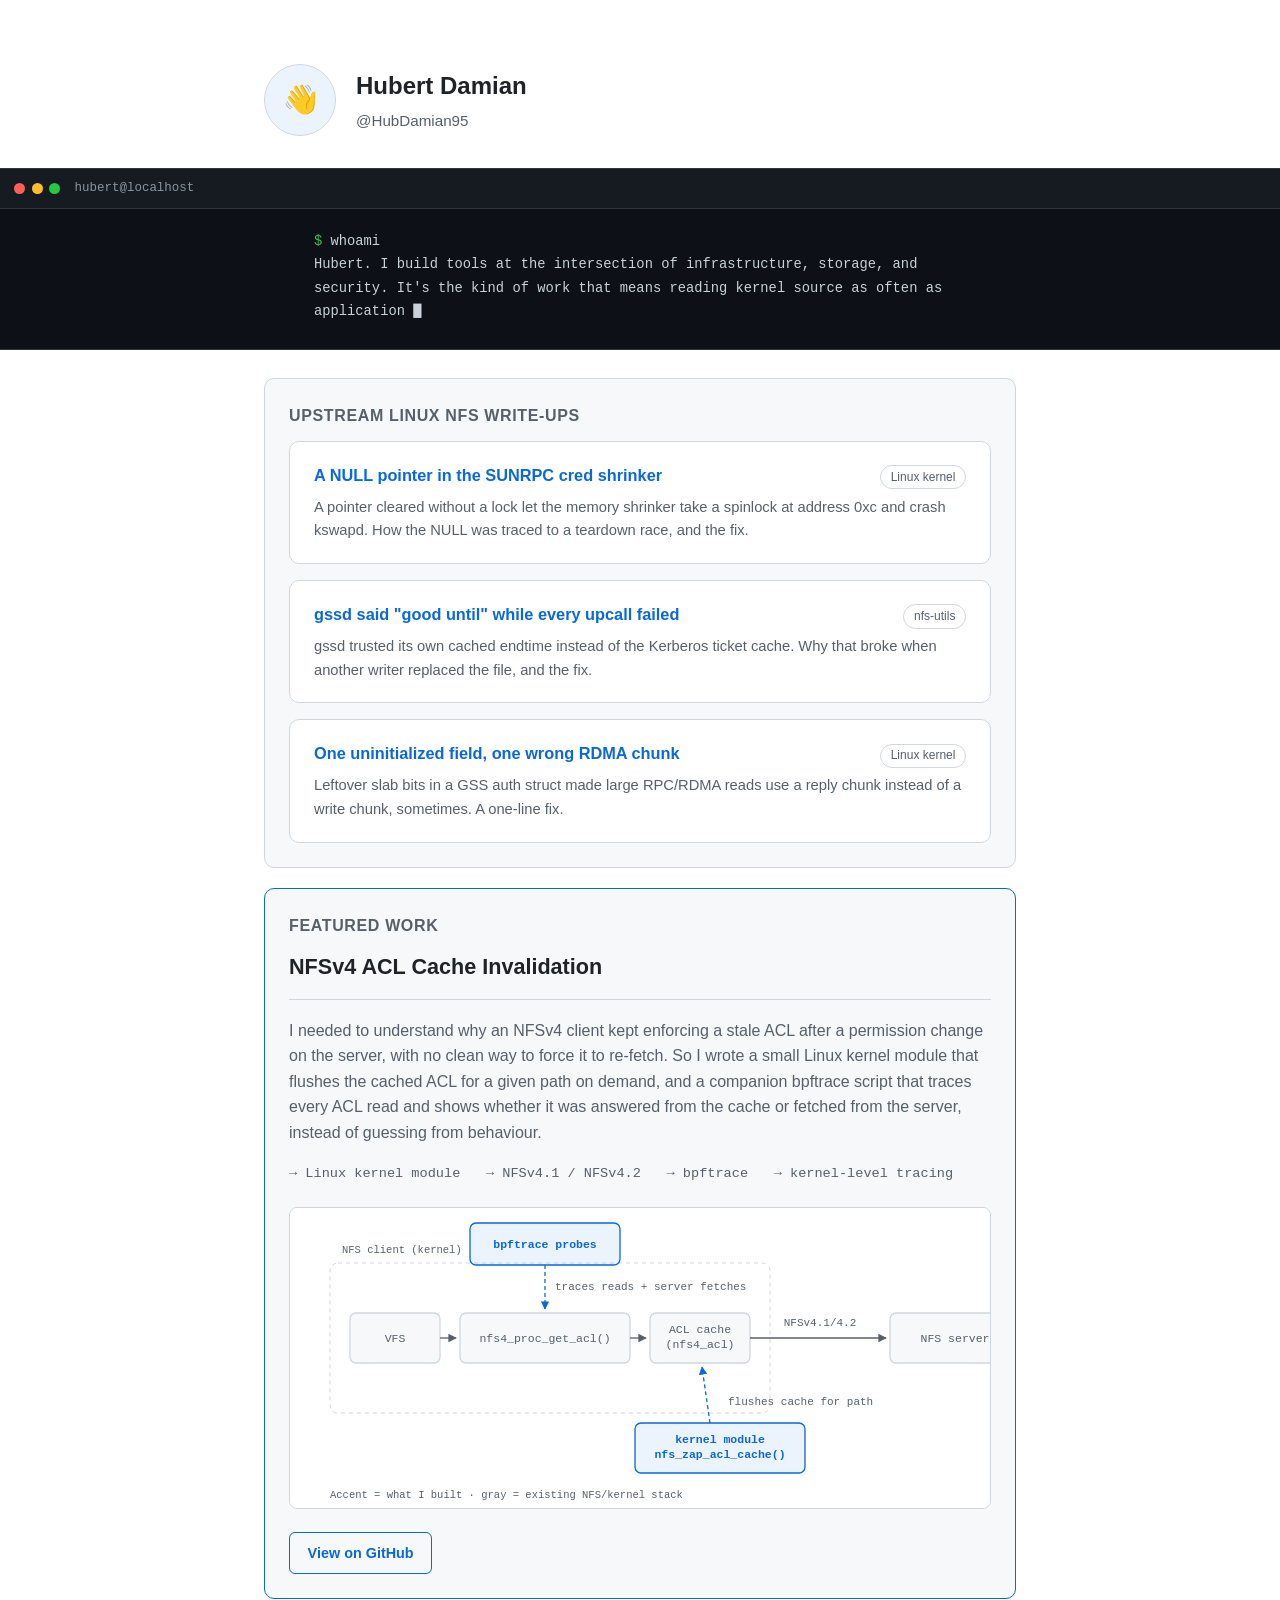
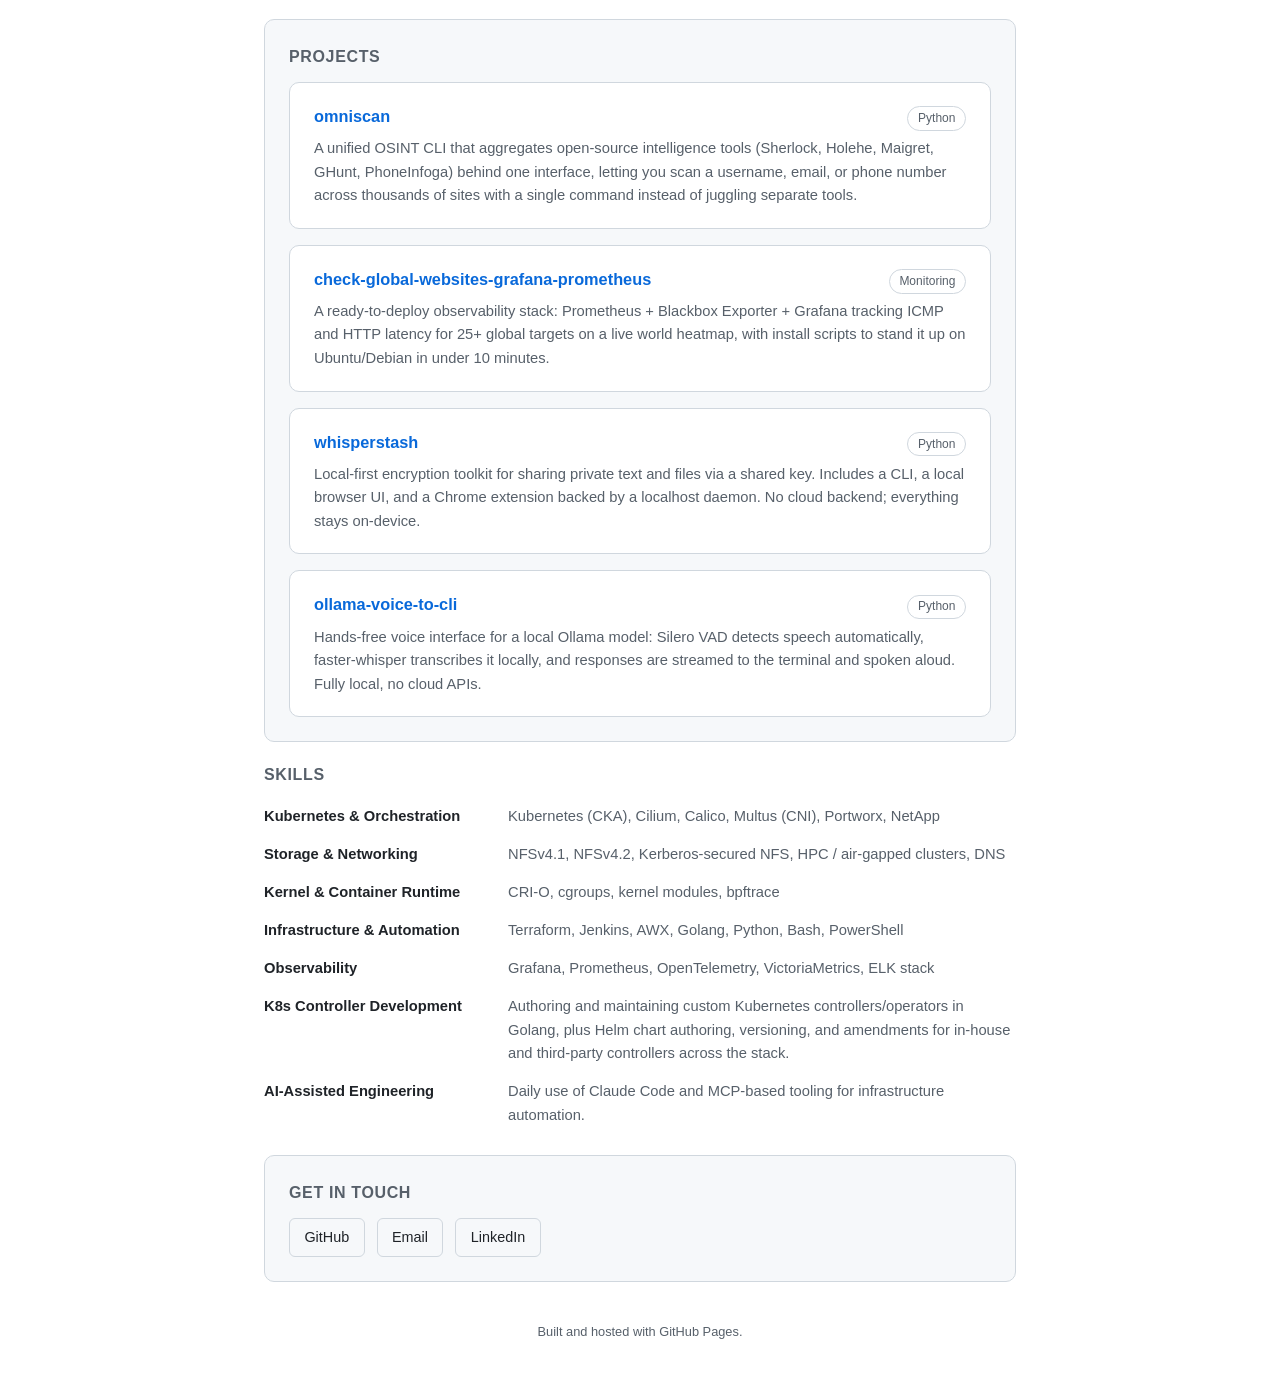
<file: index.html>
<!DOCTYPE html>
<html lang="en">
<head>
<meta charset="UTF-8">
<meta name="viewport" content="width=device-width, initial-scale=1.0">
<title>Hubert Damian - Introduction</title>
<style>
  :root {
    --bg: #0d1117;
    --bg-card: #161b22;
    --border: #30363d;
    --text: #c9d1d9;
    --text-dim: #8b949e;
    --accent: #58a6ff;
    --accent-soft: rgba(88, 166, 255, 0.12);
  }
  @media (prefers-color-scheme: light) {
    :root {
      --bg: #ffffff;
      --bg-card: #f6f8fa;
      --border: #d0d7de;
      --text: #1f2328;
      --text-dim: #57606a;
      --accent: #0969da;
      --accent-soft: rgba(9, 105, 218, 0.08);
    }
  }
  * { box-sizing: border-box; }
  body {
    margin: 0;
    background: var(--bg);
    color: var(--text);
    font-family: -apple-system, BlinkMacSystemFont, "Segoe UI", Helvetica, Arial, sans-serif;
    line-height: 1.6;
    overflow-x: hidden;
  }
  .wrap {
    max-width: 800px;
    margin: 0 auto;
    padding: 4rem 1.5rem 3rem;
  }
  header {
    display: flex;
    align-items: center;
    gap: 1.25rem;
    margin-bottom: 2rem;
  }
  .avatar {
    width: 72px;
    height: 72px;
    border-radius: 50%;
    background: var(--accent-soft);
    border: 1px solid var(--border);
    display: flex;
    align-items: center;
    justify-content: center;
    font-size: 1.75rem;
    flex-shrink: 0;
  }
  h1 {
    margin: 0 0 0.25rem;
    font-size: 1.5rem;
  }
  .handle {
    color: var(--text-dim);
    font-size: 0.95rem;
  }

  /* Layer 2: cards / panels -- used for project work */
  .card {
    background: var(--bg-card);
    border: 1px solid var(--border);
    border-radius: 10px;
    padding: 1.5rem;
    margin-bottom: 1.25rem;
  }
  .card h2 {
    margin: 0 0 0.75rem;
    font-size: 1rem;
    text-transform: uppercase;
    letter-spacing: 0.04em;
    color: var(--text-dim);
  }
  .links {
    display: flex;
    gap: 0.75rem;
    flex-wrap: wrap;
  }
  .links a {
    display: inline-block;
    padding: 0.45rem 0.9rem;
    border: 1px solid var(--border);
    border-radius: 6px;
    color: var(--text);
    text-decoration: none;
    font-size: 0.9rem;
    transition: border-color 0.15s, color 0.15s;
  }
  .links a:hover {
    border-color: var(--accent);
    color: var(--accent);
  }
  .projects {
    display: grid;
    gap: 1rem;
  }
  .project {
    background: var(--bg);
    border: 1px solid var(--border);
    border-radius: 10px;
    padding: 1.25rem 1.5rem;
    transition: border-color 0.15s;
  }
  .project:hover {
    border-color: var(--accent);
  }
  .project-head {
    display: flex;
    align-items: baseline;
    justify-content: space-between;
    gap: 0.75rem;
    flex-wrap: wrap;
    margin-bottom: 0.4rem;
  }
  .project-head a {
    font-weight: 600;
    font-size: 1.02rem;
    color: var(--accent);
    text-decoration: none;
  }
  .project-head a:hover {
    text-decoration: underline;
  }
  .lang {
    font-size: 0.75rem;
    color: var(--text-dim);
    border: 1px solid var(--border);
    border-radius: 999px;
    padding: 0.1rem 0.6rem;
    white-space: nowrap;
  }
  .project p {
    margin: 0;
    color: var(--text-dim);
    font-size: 0.92rem;
  }
  .section-tabs {
    display: flex;
    align-items: center;
    gap: 1.5rem;
    margin-bottom: 0.75rem;
  }
  .section-tabs h2 {
    margin: 0;
  }
  .tab-disabled {
    display: inline-flex;
    align-items: center;
    gap: 0.5rem;
    font-size: 1rem;
    text-transform: uppercase;
    letter-spacing: 0.04em;
    color: var(--text-dim);
    opacity: 0.7;
  }
  .badge {
    font-size: 0.75rem;
    color: var(--accent);
    background: var(--accent-soft);
    border: 1px solid var(--border);
    border-radius: 999px;
    padding: 0.2rem 0.75rem;
    white-space: nowrap;
    text-transform: none;
    letter-spacing: normal;
  }

  /* Layer 1: terminal -- identity + introduction */
  .terminal {
    background: #0d1117;
    width: 100vw;
    position: relative;
    left: 50%;
    right: 50%;
    margin-left: -50vw;
    margin-right: -50vw;
    margin-bottom: 1.75rem;
    border-top: 1px solid #30363d;
    border-bottom: 1px solid #30363d;
  }
  .term-bar {
    display: flex;
    align-items: center;
    gap: 0.4rem;
    padding: 0.6rem 0.9rem;
    background: #161b22;
    border-bottom: 1px solid #30363d;
  }
  .term-dot {
    width: 11px;
    height: 11px;
    border-radius: 50%;
    display: inline-block;
  }
  .term-dot.red { background: #ff5f56; }
  .term-dot.yellow { background: #ffbd2e; }
  .term-dot.green { background: #27c93f; }
  .term-title {
    margin-left: 0.5rem;
    color: #8b949e;
    font-size: 0.78rem;
    font-family: ui-monospace, SFMono-Regular, Menlo, Consolas, monospace;
  }
  .term-inner {
    max-width: 700px;
    margin: 0 auto;
    padding: 1.3rem 1.5rem 1.6rem;
  }
  .term-body {
    margin: 0;
    font-family: ui-monospace, SFMono-Regular, Menlo, Consolas, monospace;
    font-size: 0.86rem;
    line-height: 1.7;
    color: #c9d1d9;
    white-space: pre-wrap;
    word-wrap: break-word;
    min-height: 1.7em;
  }
  .term-prompt { color: #3fb950; }
  .term-cursor {
    color: #c9d1d9;
    animation: term-blink 1s steps(1) infinite;
  }
  @keyframes term-blink {
    50% { opacity: 0; }
  }

  /* Featured project card */
  .featured {
    border-color: var(--accent);
  }
  .featured-title {
    margin: 0 0 0.9rem;
    font-size: 1.35rem;
  }
  .featured-rule {
    border: none;
    border-top: 1px solid var(--border);
    margin: 0 0 1.1rem;
  }
  .featured p {
    margin: 0 0 1.1rem;
    color: var(--text-dim);
  }
  .feature-bullets {
    list-style: none;
    margin: 0 0 1.4rem;
    padding: 0;
    display: flex;
    flex-wrap: wrap;
    gap: 0.5rem 1.6rem;
    font-family: ui-monospace, SFMono-Regular, Menlo, Consolas, monospace;
    font-size: 0.85rem;
    color: var(--text-dim);
  }
  .diagram-wrap {
    overflow-x: auto;
    margin: 0 0 1.4rem;
    border: 1px solid var(--border);
    border-radius: 8px;
    background: var(--bg);
  }
  .diagram-wrap svg {
    display: block;
  }
  .diagram text {
    font-family: ui-monospace, SFMono-Regular, Menlo, Consolas, monospace;
  }
  .diagram .caption {
    fill: var(--text-dim);
    font-size: 10.5px;
  }
  .diagram .label {
    fill: var(--text-dim);
    font-size: 11px;
  }
  .diagram .kspace {
    fill: none;
    stroke: var(--border);
    stroke-dasharray: 4 4;
  }
  .diagram .node-base rect {
    fill: var(--bg-card);
    stroke: var(--border);
    stroke-width: 1.3;
  }
  .diagram .node-base text {
    fill: var(--text-dim);
    font-size: 11.5px;
  }
  .diagram .node-accent rect {
    fill: var(--accent-soft);
    stroke: var(--accent);
    stroke-width: 1.3;
  }
  .diagram .node-accent text {
    fill: var(--accent);
    font-size: 11.5px;
    font-weight: 600;
  }
  .diagram .arrow-dim {
    stroke: var(--text-dim);
    stroke-width: 1.3;
    fill: none;
  }
  .diagram .arrow-accent {
    stroke: var(--accent);
    stroke-width: 1.3;
    stroke-dasharray: 4 3;
    fill: none;
  }
  .btn-primary {
    display: inline-block;
    padding: 0.55rem 1.1rem;
    border: 1px solid var(--accent);
    border-radius: 6px;
    color: var(--accent);
    text-decoration: none;
    font-size: 0.9rem;
    font-weight: 600;
    transition: background 0.15s;
  }
  .btn-primary:hover {
    background: var(--accent-soft);
  }

  /* Layer 3: simple typography -- technical details */
  .skills-plain {
    margin-bottom: 1.75rem;
  }
  .skills-plain h2 {
    margin: 0 0 1.1rem;
    font-size: 1rem;
    text-transform: uppercase;
    letter-spacing: 0.04em;
    color: var(--text-dim);
  }
  .spec-grid {
    display: grid;
    grid-template-columns: 220px 1fr;
    row-gap: 0.9rem;
    column-gap: 1.5rem;
  }
  .spec-grid dt {
    font-weight: 600;
    color: var(--text);
    font-size: 0.92rem;
  }
  .spec-grid dd {
    margin: 0;
    color: var(--text-dim);
    font-size: 0.92rem;
  }
  @media (max-width: 640px) {
    .spec-grid {
      grid-template-columns: 1fr;
      row-gap: 0.25rem;
    }
    .spec-grid dd {
      margin-bottom: 0.75rem;
    }
  }

  footer {
    text-align: center;
    color: var(--text-dim);
    font-size: 0.8rem;
    margin-top: 2.5rem;
  }
</style>
</head>
<body>
  <div class="wrap">
    <header>
      <div class="avatar">&#128075;</div>
      <div>
        <h1>Hubert Damian</h1>
        <div class="handle">@HubDamian95</div>
      </div>
    </header>

    <div class="terminal">
      <div class="term-bar">
        <span class="term-dot red"></span>
        <span class="term-dot yellow"></span>
        <span class="term-dot green"></span>
        <span class="term-title">hubert@localhost</span>
      </div>
      <div class="term-inner">
        <div id="term-output" class="term-body"></div>
        <noscript>
          <div class="term-body"><span class="term-prompt">$</span> whoami
Hubert. I build tools at the intersection of infrastructure, storage, and security. It's the kind of work that means reading kernel source as often as application code, day to day with CRI-O, cgroups, and the container runtime stack underneath Kubernetes. Recent projects range from a Linux kernel module for NFSv4 ACL handling to observability stacks and local-first privacy tooling. Python and Go are my daily drivers, with Kubernetes and Ansible running the infrastructure around them.

I like understanding how a system actually behaves under the hood, then building something small and sharp instead of something bloated. Always happy to collaborate on Python, Go, or Java projects with that same mindset.

<span class="term-prompt">$</span> echo $STACK
kubernetes python golang ansible bpf</div>
        </noscript>
      </div>
    </div>

    <div class="card">
      <h2>Upstream Linux NFS write-ups</h2>
      <div class="projects">
        <div class="project">
          <div class="project-head">
            <a href="writeups/sunrpc-credcache-shrinker-race.html">A NULL pointer in the SUNRPC cred shrinker</a>
            <span class="lang">Linux kernel</span>
          </div>
          <p>A pointer cleared without a lock let the memory shrinker take a spinlock at address 0xc and crash kswapd. How the NULL was traced to a teardown race, and the fix.</p>
        </div>
        <div class="project">
          <div class="project-head">
            <a href="writeups/gssd-stale-machine-ccache.html">gssd said "good until" while every upcall failed</a>
            <span class="lang">nfs-utils</span>
          </div>
          <p>gssd trusted its own cached endtime instead of the Kerberos ticket cache. Why that broke when another writer replaced the file, and the fix.</p>
        </div>
        <div class="project">
          <div class="project-head">
            <a href="writeups/gss-au-flags-uninitialized.html">One uninitialized field, one wrong RDMA chunk</a>
            <span class="lang">Linux kernel</span>
          </div>
          <p>Leftover slab bits in a GSS auth struct made large RPC/RDMA reads use a reply chunk instead of a write chunk, sometimes. A one-line fix.</p>
        </div>
      </div>
    </div>

    <div class="card featured">
      <h2>Featured work</h2>
      <h3 class="featured-title">NFSv4 ACL Cache Invalidation</h3>
      <hr class="featured-rule">
      <p>
        I needed to understand why an NFSv4 client kept enforcing a stale ACL after a permission change on the
        server, with no clean way to force it to re-fetch. So I wrote a small Linux kernel module that flushes
        the cached ACL for a given path on demand, and a companion bpftrace script that traces every ACL read
        and shows whether it was answered from the cache or fetched from the server, instead of guessing from
        behaviour.
      </p>
      <ul class="feature-bullets">
        <li>&#8594; Linux kernel module</li>
        <li>&#8594; NFSv4.1 / NFSv4.2</li>
        <li>&#8594; bpftrace</li>
        <li>&#8594; kernel-level tracing</li>
      </ul>

      <div class="diagram-wrap">
        <svg class="diagram" width="760" height="300" viewBox="0 0 760 300" xmlns="http://www.w3.org/2000/svg" role="img" aria-label="Diagram of the NFSv4 client kernel path, showing the bpftrace probe attached to nfs4_proc_get_acl and the kernel module that flushes the ACL cache">
          <defs>
            <marker id="arrow-dim" viewBox="0 0 10 10" refX="9" refY="5" markerWidth="6.5" markerHeight="6.5" orient="auto-start-reverse">
              <path d="M0,0 L10,5 L0,10 z" fill="var(--text-dim)"></path>
            </marker>
            <marker id="arrow-accent" viewBox="0 0 10 10" refX="9" refY="5" markerWidth="6.5" markerHeight="6.5" orient="auto-start-reverse">
              <path d="M0,0 L10,5 L0,10 z" fill="var(--accent)"></path>
            </marker>
          </defs>

          <rect class="kspace" x="40" y="55" width="440" height="150" rx="8"></rect>
          <text class="caption" x="52" y="45">NFS client (kernel)</text>

          <g class="node-base">
            <rect x="60" y="105" width="90" height="50" rx="6"></rect>
            <text x="105" y="134" text-anchor="middle">VFS</text>
          </g>

          <g class="node-base">
            <rect x="170" y="105" width="170" height="50" rx="6"></rect>
            <text x="255" y="134" text-anchor="middle">nfs4_proc_get_acl()</text>
          </g>

          <g class="node-base">
            <rect x="360" y="105" width="100" height="50" rx="6"></rect>
            <text x="410" y="125" text-anchor="middle">ACL cache</text>
            <text x="410" y="140" text-anchor="middle">(nfs4_acl)</text>
          </g>

          <g class="node-base">
            <rect x="600" y="105" width="130" height="50" rx="6"></rect>
            <text x="665" y="134" text-anchor="middle">NFS server</text>
          </g>

          <path class="arrow-dim" d="M150,130 L166,130" marker-end="url(#arrow-dim)"></path>
          <path class="arrow-dim" d="M340,130 L356,130" marker-end="url(#arrow-dim)"></path>
          <path class="arrow-dim" d="M460,130 L596,130" marker-end="url(#arrow-dim)"></path>
          <text class="label" x="530" y="118" text-anchor="middle">NFSv4.1/4.2</text>

          <g class="node-accent">
            <rect x="180" y="15" width="150" height="42" rx="6"></rect>
            <text x="255" y="40" text-anchor="middle">bpftrace probes</text>
          </g>
          <path class="arrow-accent" d="M255,57 L255,101" marker-end="url(#arrow-accent)"></path>
          <text class="label" x="265" y="82">traces reads + server fetches</text>

          <g class="node-accent">
            <rect x="345" y="215" width="170" height="50" rx="6"></rect>
            <text x="430" y="235" text-anchor="middle">kernel module</text>
            <text x="430" y="250" text-anchor="middle">nfs_zap_acl_cache()</text>
          </g>
          <path class="arrow-accent" d="M420,215 L412,159" marker-end="url(#arrow-accent)"></path>
          <text class="label" x="438" y="197">flushes cache for path</text>

          <text class="caption" x="40" y="290">Accent = what I built &#183; gray = existing NFS/kernel stack</text>
        </svg>
      </div>

      <div>
        <a class="btn-primary" href="https://github.com/HubDamian95/nfs">View on GitHub</a>
      </div>
    </div>

    <div class="card">
      <h2>Projects</h2>
      <div class="projects">
        <div class="project">
          <div class="project-head">
            <a href="https://github.com/HubDamian95/omniscan">omniscan</a>
            <span class="lang">Python</span>
          </div>
          <p>A unified OSINT CLI that aggregates open-source intelligence tools (Sherlock, Holehe, Maigret, GHunt, PhoneInfoga) behind one interface, letting you scan a username, email, or phone number across thousands of sites with a single command instead of juggling separate tools.</p>
        </div>
        <div class="project">
          <div class="project-head">
            <a href="https://github.com/HubDamian95/check-global-websites-grafana-prometheus">check-global-websites-grafana-prometheus</a>
            <span class="lang">Monitoring</span>
          </div>
          <p>A ready-to-deploy observability stack: Prometheus + Blackbox Exporter + Grafana tracking ICMP and HTTP latency for 25+ global targets on a live world heatmap, with install scripts to stand it up on Ubuntu/Debian in under 10 minutes.</p>
        </div>
        <div class="project">
          <div class="project-head">
            <a href="https://github.com/HubDamian95/whisperstash">whisperstash</a>
            <span class="lang">Python</span>
          </div>
          <p>Local-first encryption toolkit for sharing private text and files via a shared key. Includes a CLI, a local browser UI, and a Chrome extension backed by a localhost daemon. No cloud backend; everything stays on-device.</p>
        </div>
        <div class="project">
          <div class="project-head">
            <a href="https://github.com/HubDamian95/ollama-voice-to-cli">ollama-voice-to-cli</a>
            <span class="lang">Python</span>
          </div>
          <p>Hands-free voice interface for a local Ollama model: Silero VAD detects speech automatically, faster-whisper transcribes it locally, and responses are streamed to the terminal and spoken aloud. Fully local, no cloud APIs.</p>
        </div>
      </div>
    </div>

    <div class="skills-plain">
      <h2>Skills</h2>
      <dl class="spec-grid">
        <dt>Kubernetes &amp; Orchestration</dt>
        <dd>Kubernetes (CKA), Cilium, Calico, Multus (CNI), Portworx, NetApp</dd>

        <dt>Storage &amp; Networking</dt>
        <dd>NFSv4.1, NFSv4.2, Kerberos-secured NFS, HPC / air-gapped clusters, DNS</dd>

        <dt>Kernel &amp; Container Runtime</dt>
        <dd>CRI-O, cgroups, kernel modules, bpftrace</dd>

        <dt>Infrastructure &amp; Automation</dt>
        <dd>Terraform, Jenkins, AWX, Golang, Python, Bash, PowerShell</dd>

        <dt>Observability</dt>
        <dd>Grafana, Prometheus, OpenTelemetry, VictoriaMetrics, ELK stack</dd>

        <dt>K8s Controller Development</dt>
        <dd>Authoring and maintaining custom Kubernetes controllers/operators in Golang, plus Helm chart authoring, versioning, and amendments for in-house and third-party controllers across the stack.</dd>

        <dt>AI-Assisted Engineering</dt>
        <dd>Daily use of Claude Code and MCP-based tooling for infrastructure automation.</dd>
      </dl>
    </div>

    <div class="card">
      <h2>Get in touch</h2>
      <div class="links">
        <a href="https://github.com/HubDamian95">GitHub</a>
        <a href="mailto:hubert.dziedziczak@gmail.com">Email</a>
        <a href="https://www.linkedin.com/in/hubert-dziedziczak/">LinkedIn</a>
      </div>
    </div>

    <footer>Built and hosted with GitHub Pages.</footer>
  </div>

  <script>
  (function () {
    var target = document.getElementById('term-output');
    if (!target) return;

    var script = [
      { type: 'cmd', text: 'whoami' },
      { type: 'out', text: "Hubert. I build tools at the intersection of infrastructure, storage, and security. It's the kind of work that means reading kernel source as often as application code, day to day with CRI-O, cgroups, and the container runtime stack underneath Kubernetes. Recent projects range from a Linux kernel module for NFSv4 ACL handling to observability stacks and local-first privacy tooling. Python and Go are my daily drivers, with Kubernetes and Ansible running the infrastructure around them.\n\nI like understanding how a system actually behaves under the hood, then building something small and sharp instead of something bloated. Always happy to collaborate on Python, Go, or Java projects with that same mindset." },
      { type: 'cmd', text: 'echo $STACK' },
      { type: 'out', text: 'kubernetes python golang ansible bpf' }
    ];

    var cmdSpeed = 42;
    var outSpeed = 5;
    var pauseAfterCmd = 300;
    var pauseAfterOut = 450;

    function makeCursor() {
      var c = document.createElement('span');
      c.className = 'term-cursor';
      c.textContent = '█';
      return c;
    }

    function typeInto(container, text, speed, done) {
      var cursor = makeCursor();
      container.appendChild(cursor);
      var i = 0;
      (function step() {
        if (i < text.length) {
          cursor.insertAdjacentText('beforebegin', text.charAt(i));
          i++;
          setTimeout(step, speed);
        } else {
          cursor.remove();
          done();
        }
      })();
    }

    function runStep(idx) {
      if (idx >= script.length) {
        var finalLine = document.createElement('div');
        var finalPrompt = document.createElement('span');
        finalPrompt.className = 'term-prompt';
        finalPrompt.textContent = '$ ';
        finalLine.appendChild(finalPrompt);
        finalLine.appendChild(makeCursor());
        target.appendChild(finalLine);
        return;
      }
      var item = script[idx];
      var line = document.createElement('div');
      if (item.type === 'cmd') {
        var prompt = document.createElement('span');
        prompt.className = 'term-prompt';
        prompt.textContent = '$ ';
        line.appendChild(prompt);
        target.appendChild(line);
        typeInto(line, item.text, cmdSpeed, function () {
          setTimeout(function () { runStep(idx + 1); }, pauseAfterCmd);
        });
      } else {
        target.appendChild(line);
        typeInto(line, item.text, outSpeed, function () {
          setTimeout(function () { runStep(idx + 1); }, pauseAfterOut);
        });
      }
    }

    runStep(0);
  })();
  </script>
</body>
</html>
</file>
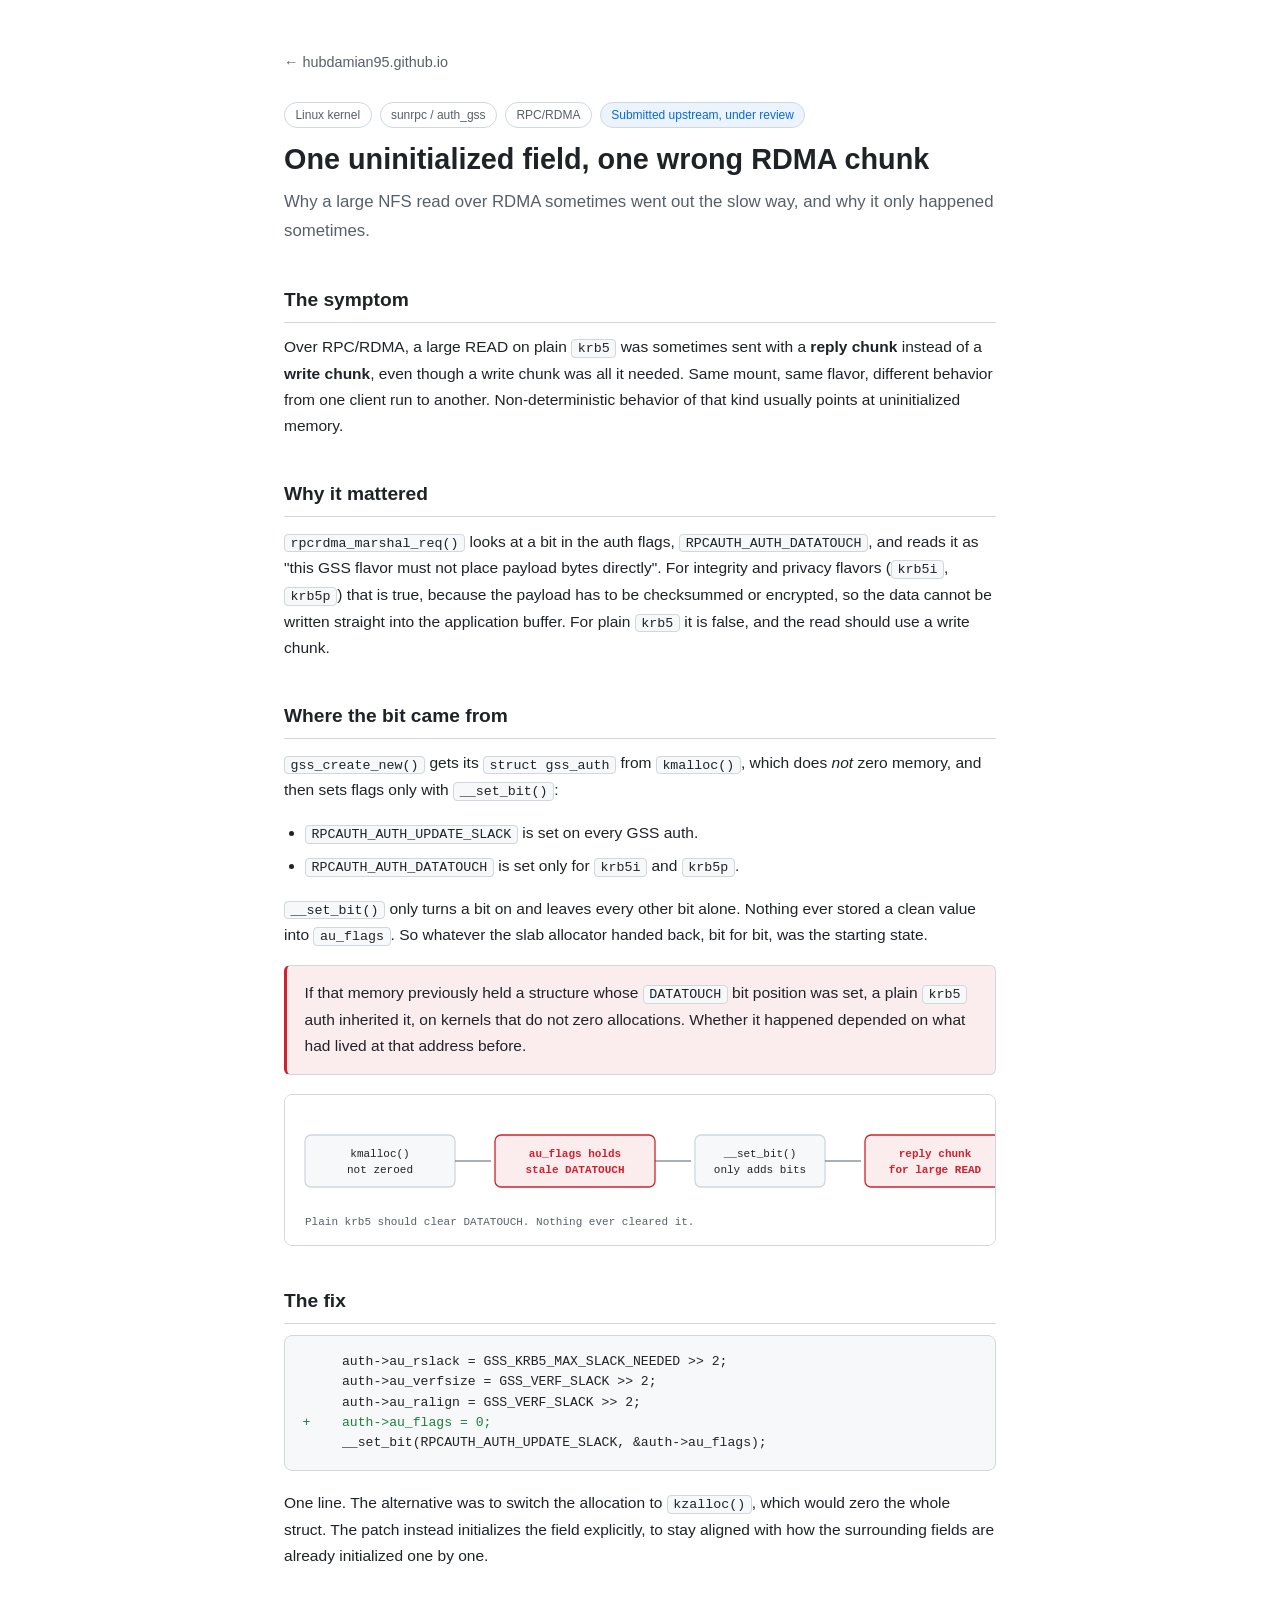
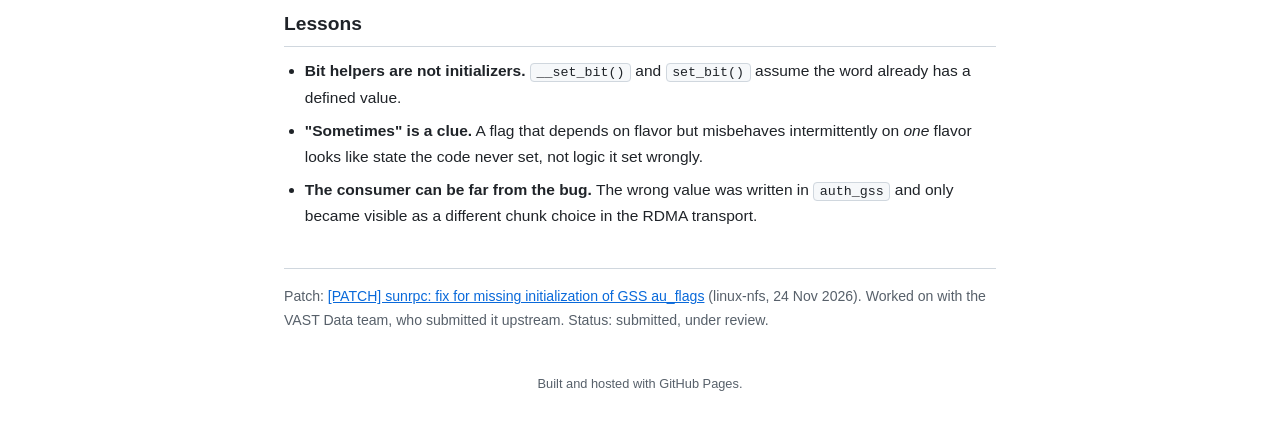
<file: writeups/gss-au-flags-uninitialized.html>
<!DOCTYPE html>
<html lang="en">
<head>
<meta charset="UTF-8">
<meta name="viewport" content="width=device-width, initial-scale=1.0">
<title>One uninitialized field, one wrong RDMA chunk - Hubert Damian</title>
<meta name="description" content="Leftover slab bits in a kernel struct made RPC/RDMA send large reads the slow way, sometimes. A one-line fix and why it was hard to see.">
<link rel="stylesheet" href="style.css">
</head>
<body>
<div class="wrap">
  <a class="back" href="../">&larr; hubdamian95.github.io</a>

  <div class="meta">
    <span class="tag">Linux kernel</span>
    <span class="tag">sunrpc / auth_gss</span>
    <span class="tag">RPC/RDMA</span>
    <span class="tag status">Submitted upstream, under review</span>
  </div>
  <h1>One uninitialized field, one wrong RDMA chunk</h1>
  <p class="lede">Why a large NFS read over RDMA sometimes went out the slow way, and why it only happened sometimes.</p>

  <h2>The symptom</h2>
  <p>Over RPC/RDMA, a large READ on plain <code>krb5</code> was sometimes sent with a <strong>reply chunk</strong> instead of a <strong>write chunk</strong>, even though a write chunk was all it needed. Same mount, same flavor, different behavior from one client run to another. Non-deterministic behavior of that kind usually points at uninitialized memory.</p>

  <h2>Why it mattered</h2>
  <p><code>rpcrdma_marshal_req()</code> looks at a bit in the auth flags, <code>RPCAUTH_AUTH_DATATOUCH</code>, and reads it as "this GSS flavor must not place payload bytes directly". For integrity and privacy flavors (<code>krb5i</code>, <code>krb5p</code>) that is true, because the payload has to be checksummed or encrypted, so the data cannot be written straight into the application buffer. For plain <code>krb5</code> it is false, and the read should use a write chunk.</p>

  <h2>Where the bit came from</h2>
  <p><code>gss_create_new()</code> gets its <code>struct gss_auth</code> from <code>kmalloc()</code>, which does <em>not</em> zero memory, and then sets flags only with <code>__set_bit()</code>:</p>
  <ul>
    <li><code>RPCAUTH_AUTH_UPDATE_SLACK</code> is set on every GSS auth.</li>
    <li><code>RPCAUTH_AUTH_DATATOUCH</code> is set only for <code>krb5i</code> and <code>krb5p</code>.</li>
  </ul>
  <p><code>__set_bit()</code> only turns a bit on and leaves every other bit alone. Nothing ever stored a clean value into <code>au_flags</code>. So whatever the slab allocator handed back, bit for bit, was the starting state.</p>

  <div class="callout bad">
    <p>If that memory previously held a structure whose <code>DATATOUCH</code> bit position was set, a plain <code>krb5</code> auth inherited it, on kernels that do not zero allocations. Whether it happened depended on what had lived at that address before.</p>
  </div>

  <div class="diagram-wrap">
    <svg class="diagram" width="740" height="150" viewBox="0 0 740 150" xmlns="http://www.w3.org/2000/svg" role="img" aria-label="Flow from kmalloc returning stale slab memory with a leftover DATATOUCH bit, through __set_bit which only adds bits, to rpcrdma_marshal_req choosing a reply chunk.">
      <g class="step">
        <rect x="20" y="40" width="150" height="52" rx="6"/>
        <text x="95" y="62" text-anchor="middle">kmalloc()</text>
        <text x="95" y="78" text-anchor="middle">not zeroed</text>
      </g>
      <g class="step hot">
        <rect x="210" y="40" width="160" height="52" rx="6"/>
        <text x="290" y="62" text-anchor="middle">au_flags holds</text>
        <text x="290" y="78" text-anchor="middle">stale DATATOUCH</text>
      </g>
      <g class="step">
        <rect x="410" y="40" width="130" height="52" rx="6"/>
        <text x="475" y="62" text-anchor="middle">__set_bit()</text>
        <text x="475" y="78" text-anchor="middle">only adds bits</text>
      </g>
      <g class="step hot">
        <rect x="580" y="40" width="140" height="52" rx="6"/>
        <text x="650" y="62" text-anchor="middle">reply chunk</text>
        <text x="650" y="78" text-anchor="middle">for large READ</text>
      </g>
      <path class="time" d="M170,66 L206,66"/>
      <path class="time" d="M370,66 L406,66"/>
      <path class="time" d="M540,66 L576,66"/>
      <text x="20" y="130">Plain krb5 should clear DATATOUCH. Nothing ever cleared it.</text>
    </svg>
  </div>

  <h2>The fix</h2>
<pre><code>     auth-&gt;au_rslack = GSS_KRB5_MAX_SLACK_NEEDED &gt;&gt; 2;
     auth-&gt;au_verfsize = GSS_VERF_SLACK &gt;&gt; 2;
     auth-&gt;au_ralign = GSS_VERF_SLACK &gt;&gt; 2;
<span class="add">+    auth-&gt;au_flags = 0;</span>
     __set_bit(RPCAUTH_AUTH_UPDATE_SLACK, &amp;auth-&gt;au_flags);</code></pre>
  <p>One line. The alternative was to switch the allocation to <code>kzalloc()</code>, which would zero the whole struct. The patch instead initializes the field explicitly, to stay aligned with how the surrounding fields are already initialized one by one.</p>

  <h2>Lessons</h2>
  <ul>
    <li><strong>Bit helpers are not initializers.</strong> <code>__set_bit()</code> and <code>set_bit()</code> assume the word already has a defined value.</li>
    <li><strong>"Sometimes" is a clue.</strong> A flag that depends on flavor but misbehaves intermittently on <em>one</em> flavor looks like state the code never set, not logic it set wrongly.</li>
    <li><strong>The consumer can be far from the bug.</strong> The wrong value was written in <code>auth_gss</code> and only became visible as a different chunk choice in the RDMA transport.</li>
  </ul>

  <div class="sources">
    <p>Patch: <a href="https://lore.kernel.org/all/20261124130027.1432127-1-dan.aloni@vastdata.com/">[PATCH] sunrpc: fix for missing initialization of GSS au_flags</a> (linux-nfs, 24 Nov 2026). Worked on with the VAST Data team, who submitted it upstream. Status: submitted, under review.</p>
  </div>

  <footer>Built and hosted with GitHub Pages.</footer>
</div>
</body>
</html>
</file>
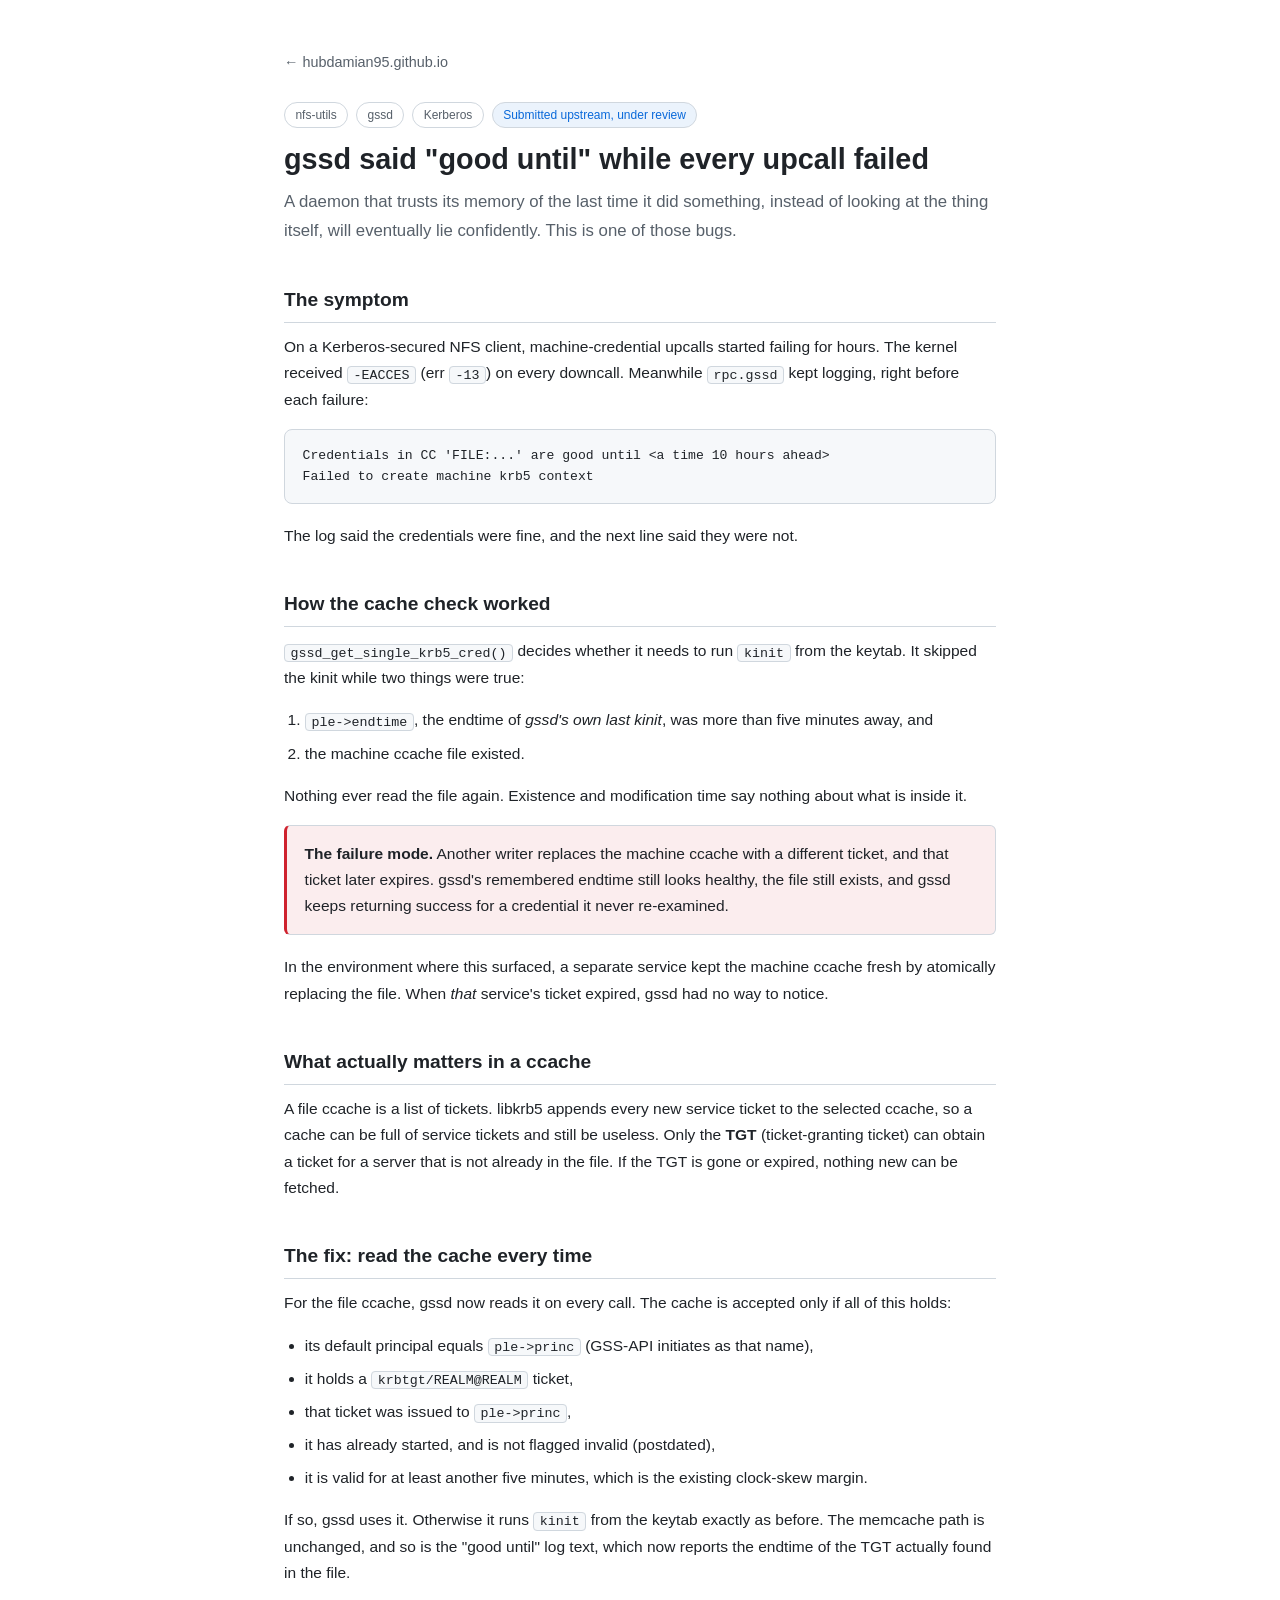
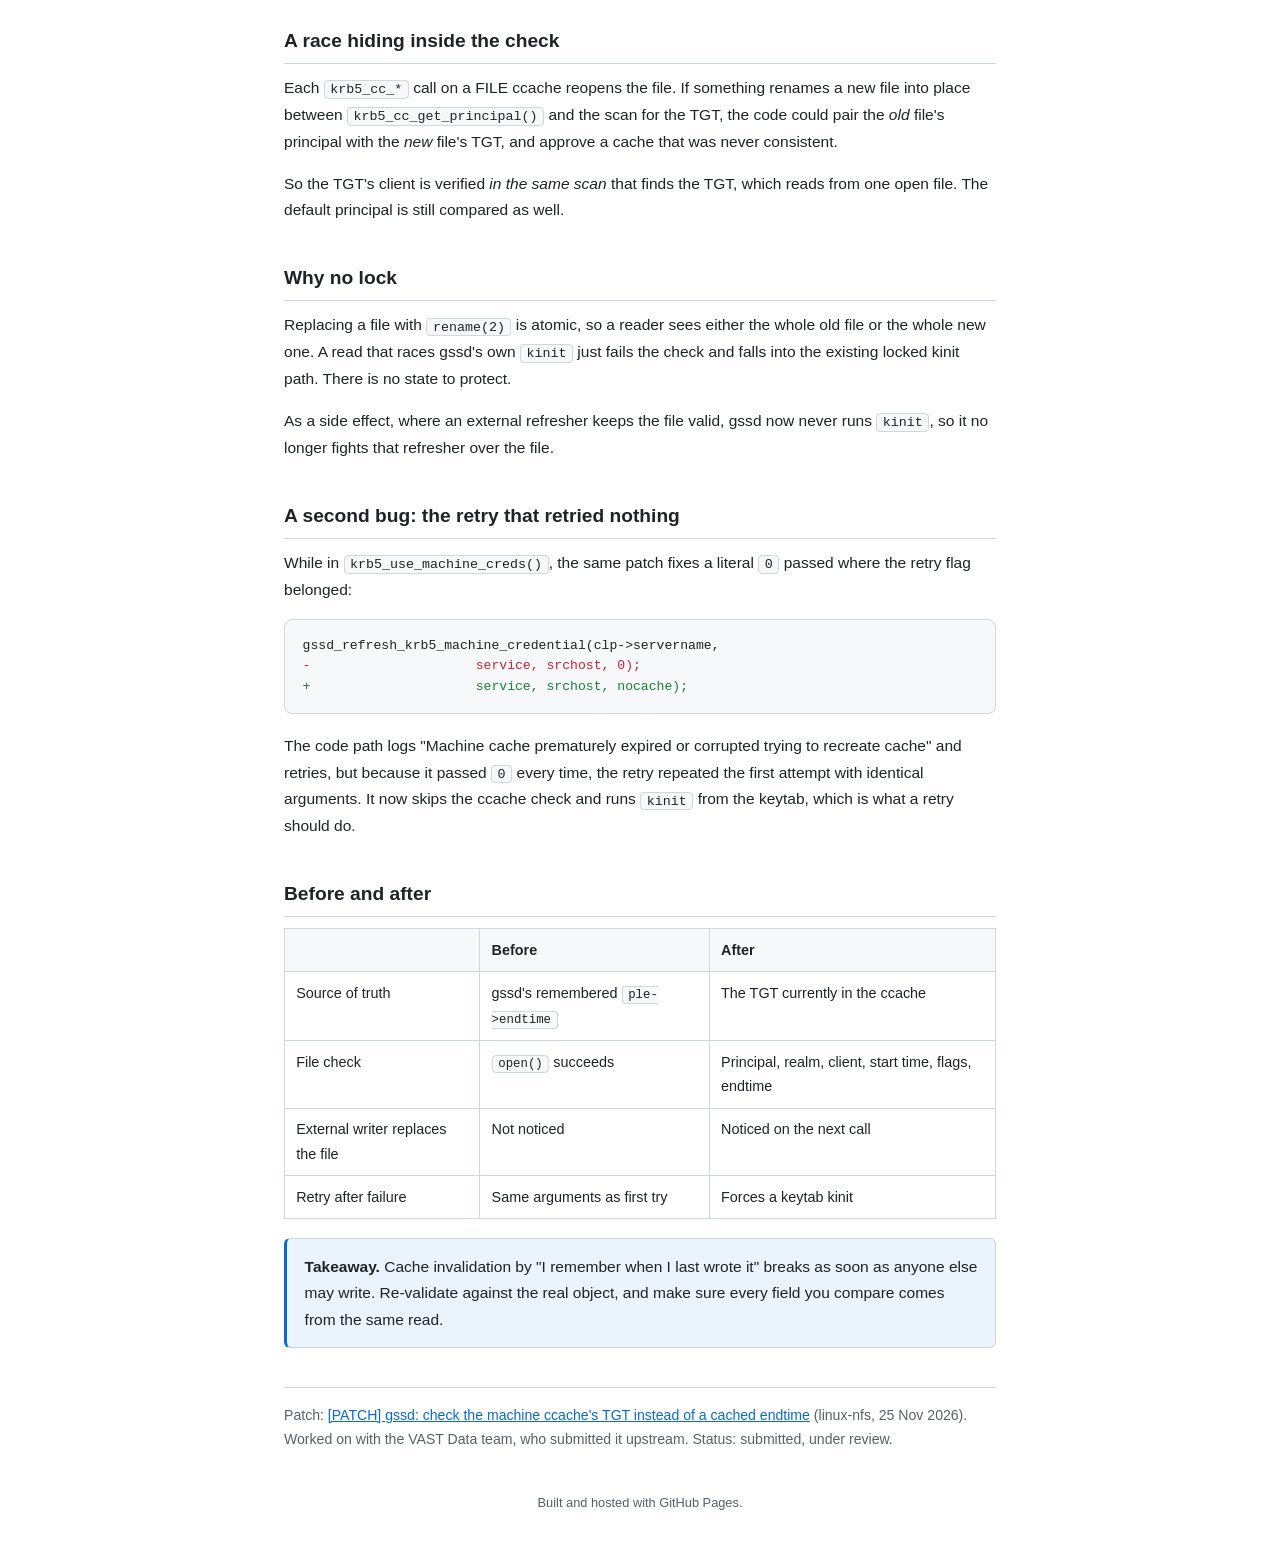
<file: writeups/gssd-stale-machine-ccache.html>
<!DOCTYPE html>
<html lang="en">
<head>
<meta charset="UTF-8">
<meta name="viewport" content="width=device-width, initial-scale=1.0">
<title>gssd said "good until" while every mount failed - Hubert Damian</title>
<meta name="description" content="gssd trusted a cached endtime instead of the Kerberos ticket cache itself. Notes on a stale-cache bug in nfs-utils and the fix.">
<link rel="stylesheet" href="style.css">
</head>
<body>
<div class="wrap">
  <a class="back" href="../">&larr; hubdamian95.github.io</a>

  <div class="meta">
    <span class="tag">nfs-utils</span>
    <span class="tag">gssd</span>
    <span class="tag">Kerberos</span>
    <span class="tag status">Submitted upstream, under review</span>
  </div>
  <h1>gssd said "good until" while every upcall failed</h1>
  <p class="lede">A daemon that trusts its memory of the last time it did something, instead of looking at the thing itself, will eventually lie confidently. This is one of those bugs.</p>

  <h2>The symptom</h2>
  <p>On a Kerberos-secured NFS client, machine-credential upcalls started failing for hours. The kernel received <code>-EACCES</code> (err <code>-13</code>) on every downcall. Meanwhile <code>rpc.gssd</code> kept logging, right before each failure:</p>
<pre><code>Credentials in CC 'FILE:...' are good until &lt;a time 10 hours ahead&gt;
Failed to create machine krb5 context</code></pre>
  <p>The log said the credentials were fine, and the next line said they were not.</p>

  <h2>How the cache check worked</h2>
  <p><code>gssd_get_single_krb5_cred()</code> decides whether it needs to run <code>kinit</code> from the keytab. It skipped the kinit while two things were true:</p>
  <ol>
    <li><code>ple-&gt;endtime</code>, the endtime of <em>gssd's own last kinit</em>, was more than five minutes away, and</li>
    <li>the machine ccache file existed.</li>
  </ol>
  <p>Nothing ever read the file again. Existence and modification time say nothing about what is inside it.</p>

  <div class="callout bad">
    <p><strong>The failure mode.</strong> Another writer replaces the machine ccache with a different ticket, and that ticket later expires. gssd's remembered endtime still looks healthy, the file still exists, and gssd keeps returning success for a credential it never re-examined.</p>
  </div>

  <p>In the environment where this surfaced, a separate service kept the machine ccache fresh by atomically replacing the file. When <em>that</em> service's ticket expired, gssd had no way to notice.</p>

  <h2>What actually matters in a ccache</h2>
  <p>A file ccache is a list of tickets. libkrb5 appends every new service ticket to the selected ccache, so a cache can be full of service tickets and still be useless. Only the <strong>TGT</strong> (ticket-granting ticket) can obtain a ticket for a server that is not already in the file. If the TGT is gone or expired, nothing new can be fetched.</p>

  <h2>The fix: read the cache every time</h2>
  <p>For the file ccache, gssd now reads it on every call. The cache is accepted only if all of this holds:</p>
  <ul>
    <li>its default principal equals <code>ple-&gt;princ</code> (GSS-API initiates as that name),</li>
    <li>it holds a <code>krbtgt/REALM@REALM</code> ticket,</li>
    <li>that ticket was issued to <code>ple-&gt;princ</code>,</li>
    <li>it has already started, and is not flagged invalid (postdated),</li>
    <li>it is valid for at least another five minutes, which is the existing clock-skew margin.</li>
  </ul>
  <p>If so, gssd uses it. Otherwise it runs <code>kinit</code> from the keytab exactly as before. The memcache path is unchanged, and so is the "good until" log text, which now reports the endtime of the TGT actually found in the file.</p>

  <h2>A race hiding inside the check</h2>
  <p>Each <code>krb5_cc_*</code> call on a FILE ccache reopens the file. If something renames a new file into place between <code>krb5_cc_get_principal()</code> and the scan for the TGT, the code could pair the <em>old</em> file's principal with the <em>new</em> file's TGT, and approve a cache that was never consistent.</p>
  <p>So the TGT's client is verified <em>in the same scan</em> that finds the TGT, which reads from one open file. The default principal is still compared as well.</p>

  <h2>Why no lock</h2>
  <p>Replacing a file with <code>rename(2)</code> is atomic, so a reader sees either the whole old file or the whole new one. A read that races gssd's own <code>kinit</code> just fails the check and falls into the existing locked kinit path. There is no state to protect.</p>
  <p>As a side effect, where an external refresher keeps the file valid, gssd now never runs <code>kinit</code>, so it no longer fights that refresher over the file.</p>

  <h2>A second bug: the retry that retried nothing</h2>
  <p>While in <code>krb5_use_machine_creds()</code>, the same patch fixes a literal <code>0</code> passed where the retry flag belonged:</p>
<pre><code>gssd_refresh_krb5_machine_credential(clp-&gt;servername,
<span class="del">-                     service, srchost, 0);</span>
<span class="add">+                     service, srchost, nocache);</span></code></pre>
  <p>The code path logs "Machine cache prematurely expired or corrupted trying to recreate cache" and retries, but because it passed <code>0</code> every time, the retry repeated the first attempt with identical arguments. It now skips the ccache check and runs <code>kinit</code> from the keytab, which is what a retry should do.</p>

  <h2>Before and after</h2>
  <table>
    <tr><th></th><th>Before</th><th>After</th></tr>
    <tr><td>Source of truth</td><td>gssd's remembered <code>ple-&gt;endtime</code></td><td>The TGT currently in the ccache</td></tr>
    <tr><td>File check</td><td><code>open()</code> succeeds</td><td>Principal, realm, client, start time, flags, endtime</td></tr>
    <tr><td>External writer replaces the file</td><td>Not noticed</td><td>Noticed on the next call</td></tr>
    <tr><td>Retry after failure</td><td>Same arguments as first try</td><td>Forces a keytab kinit</td></tr>
  </table>

  <div class="callout">
    <p><strong>Takeaway.</strong> Cache invalidation by "I remember when I last wrote it" breaks as soon as anyone else may write. Re-validate against the real object, and make sure every field you compare comes from the same read.</p>
  </div>

  <div class="sources">
    <p>Patch: <a href="https://lore.kernel.org/all/20261125182211.3830485-1-dan.aloni@vastdata.com/">[PATCH] gssd: check the machine ccache's TGT instead of a cached endtime</a> (linux-nfs, 25 Nov 2026). Worked on with the VAST Data team, who submitted it upstream. Status: submitted, under review.</p>
  </div>

  <footer>Built and hosted with GitHub Pages.</footer>
</div>
</body>
</html>
</file>
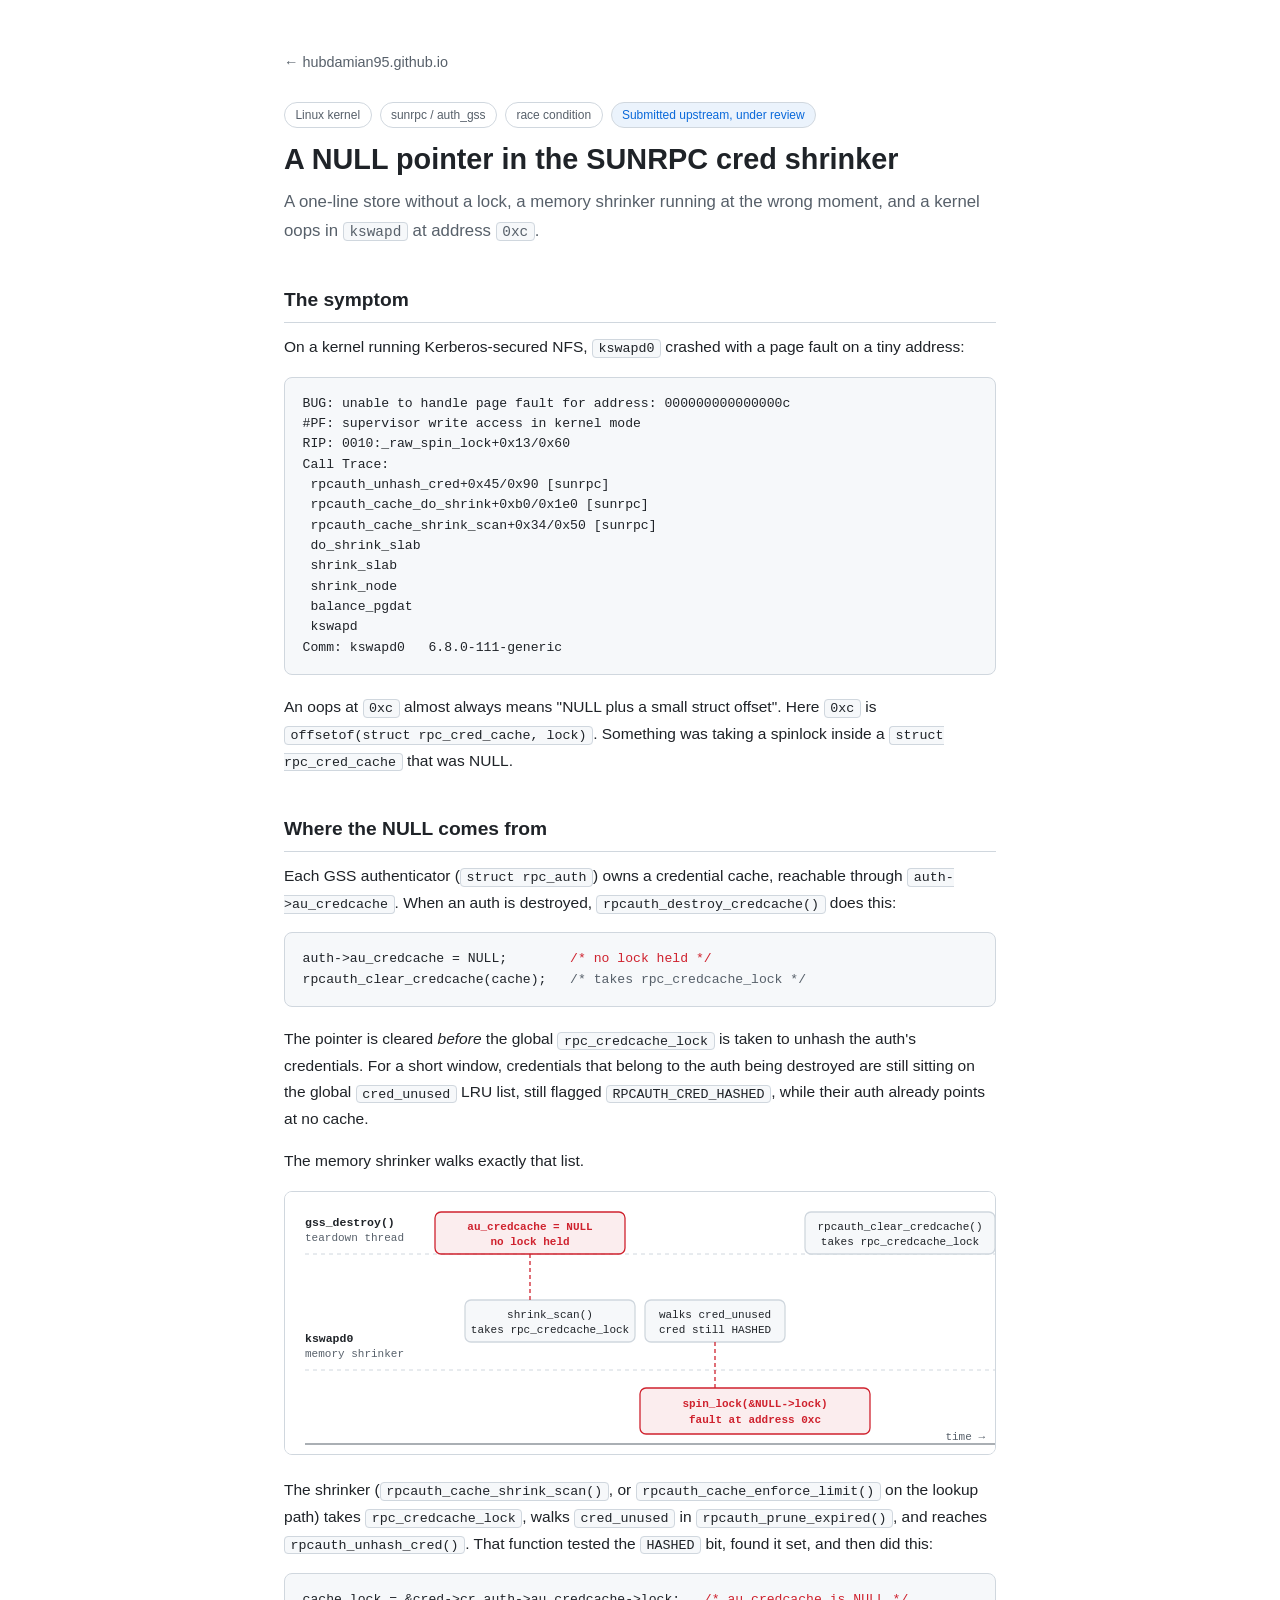
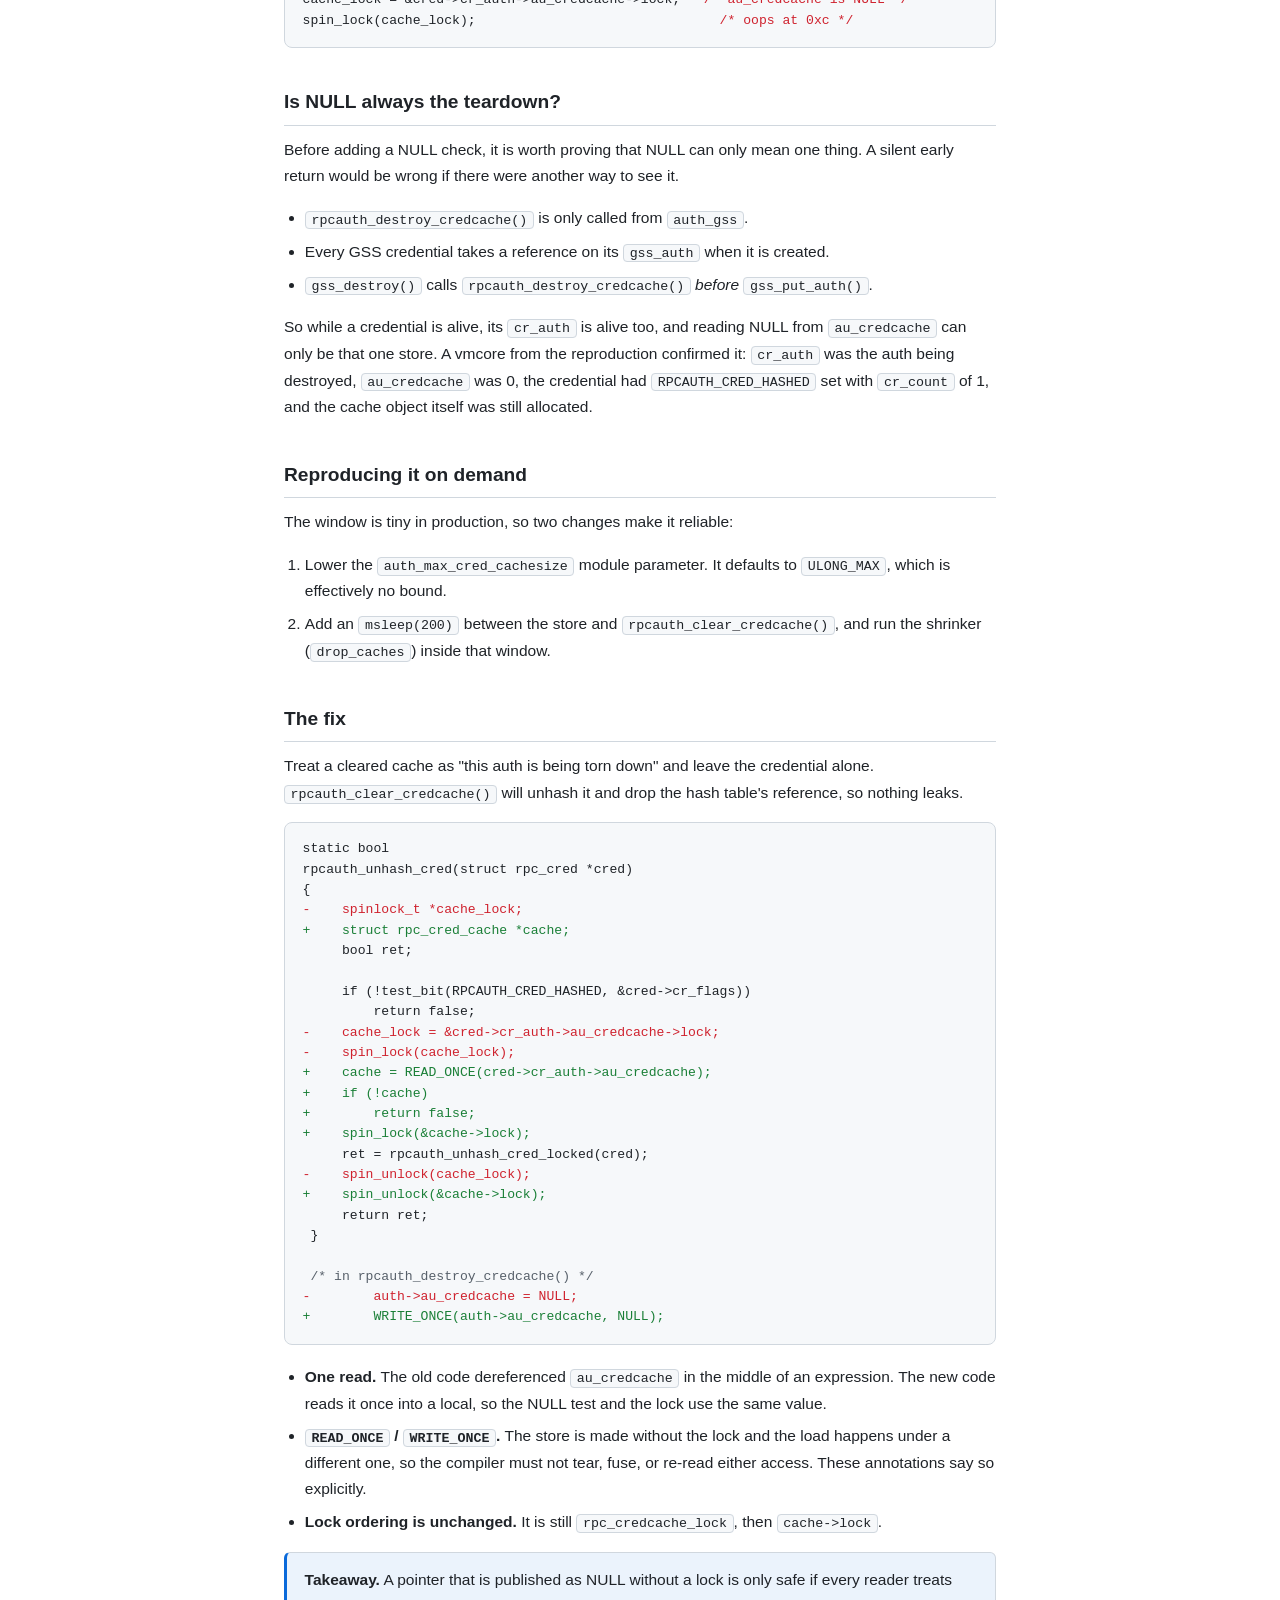
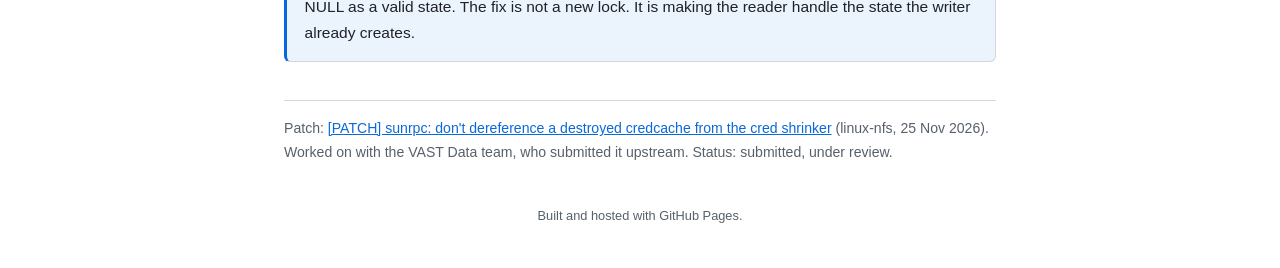
<file: writeups/sunrpc-credcache-shrinker-race.html>
<!DOCTYPE html>
<html lang="en">
<head>
<meta charset="UTF-8">
<meta name="viewport" content="width=device-width, initial-scale=1.0">
<title>A NULL pointer in the SUNRPC cred shrinker - Hubert Damian</title>
<meta name="description" content="How a missing lock around a single pointer store let the kernel's memory shrinker dereference a destroyed credential cache.">
<link rel="stylesheet" href="style.css">
</head>
<body>
<div class="wrap">
  <a class="back" href="../">&larr; hubdamian95.github.io</a>

  <div class="meta">
    <span class="tag">Linux kernel</span>
    <span class="tag">sunrpc / auth_gss</span>
    <span class="tag">race condition</span>
    <span class="tag status">Submitted upstream, under review</span>
  </div>
  <h1>A NULL pointer in the SUNRPC cred shrinker</h1>
  <p class="lede">A one-line store without a lock, a memory shrinker running at the wrong moment, and a kernel oops in <code>kswapd</code> at address <code>0xc</code>.</p>

  <h2>The symptom</h2>
  <p>On a kernel running Kerberos-secured NFS, <code>kswapd0</code> crashed with a page fault on a tiny address:</p>
<pre><code>BUG: unable to handle page fault for address: 000000000000000c
#PF: supervisor write access in kernel mode
RIP: 0010:_raw_spin_lock+0x13/0x60
Call Trace:
 rpcauth_unhash_cred+0x45/0x90 [sunrpc]
 rpcauth_cache_do_shrink+0xb0/0x1e0 [sunrpc]
 rpcauth_cache_shrink_scan+0x34/0x50 [sunrpc]
 do_shrink_slab
 shrink_slab
 shrink_node
 balance_pgdat
 kswapd
Comm: kswapd0   6.8.0-111-generic</code></pre>
  <p>An oops at <code>0xc</code> almost always means "NULL plus a small struct offset". Here <code>0xc</code> is <code>offsetof(struct rpc_cred_cache, lock)</code>. Something was taking a spinlock inside a <code>struct rpc_cred_cache</code> that was NULL.</p>

  <h2>Where the NULL comes from</h2>
  <p>Each GSS authenticator (<code>struct rpc_auth</code>) owns a credential cache, reachable through <code>auth-&gt;au_credcache</code>. When an auth is destroyed, <code>rpcauth_destroy_credcache()</code> does this:</p>
<pre><code>auth-&gt;au_credcache = NULL;        <span class="del">/* no lock held */</span>
rpcauth_clear_credcache(cache);   <span class="dim">/* takes rpc_credcache_lock */</span></code></pre>
  <p>The pointer is cleared <em>before</em> the global <code>rpc_credcache_lock</code> is taken to unhash the auth's credentials. For a short window, credentials that belong to the auth being destroyed are still sitting on the global <code>cred_unused</code> LRU list, still flagged <code>RPCAUTH_CRED_HASHED</code>, while their auth already points at no cache.</p>
  <p>The memory shrinker walks exactly that list.</p>

  <div class="diagram-wrap">
    <svg class="diagram" width="740" height="262" viewBox="0 0 740 262" xmlns="http://www.w3.org/2000/svg" role="img" aria-label="Timeline of two threads. The teardown thread clears au_credcache without a lock. The kswapd shrinker, running in that window, reads the NULL pointer and takes a spinlock at address 0xc before the teardown thread reaches rpcauth_clear_credcache.">
      <text class="lane-title" x="20" y="34">gss_destroy()</text>
      <text x="20" y="49">teardown thread</text>
      <line class="lane" x1="20" y1="62" x2="720" y2="62"/>

      <text class="lane-title" x="20" y="150">kswapd0</text>
      <text x="20" y="165">memory shrinker</text>
      <line class="lane" x1="20" y1="178" x2="720" y2="178"/>

      <g class="step hot">
        <rect x="150" y="20" width="190" height="42" rx="6"/>
        <text x="245" y="38" text-anchor="middle">au_credcache = NULL</text>
        <text x="245" y="53" text-anchor="middle">no lock held</text>
      </g>
      <g class="step">
        <rect x="520" y="20" width="190" height="42" rx="6"/>
        <text x="615" y="38" text-anchor="middle">rpcauth_clear_credcache()</text>
        <text x="615" y="53" text-anchor="middle">takes rpc_credcache_lock</text>
      </g>

      <g class="step">
        <rect x="180" y="108" width="170" height="42" rx="6"/>
        <text x="265" y="126" text-anchor="middle">shrink_scan()</text>
        <text x="265" y="141" text-anchor="middle">takes rpc_credcache_lock</text>
      </g>
      <g class="step">
        <rect x="360" y="108" width="140" height="42" rx="6"/>
        <text x="430" y="126" text-anchor="middle">walks cred_unused</text>
        <text x="430" y="141" text-anchor="middle">cred still HASHED</text>
      </g>
      <g class="step hot">
        <rect x="355" y="196" width="230" height="46" rx="6"/>
        <text x="470" y="215" text-anchor="middle">spin_lock(&amp;NULL-&gt;lock)</text>
        <text x="470" y="231" text-anchor="middle">fault at address 0xc</text>
      </g>

      <path class="link" d="M245,62 L245,108"/>
      <path class="link" d="M430,150 L430,196"/>
      <path class="time" d="M20,252 L720,252"/>
      <text x="700" y="248" text-anchor="end">time &rarr;</text>
    </svg>
  </div>

  <p>The shrinker (<code>rpcauth_cache_shrink_scan()</code>, or <code>rpcauth_cache_enforce_limit()</code> on the lookup path) takes <code>rpc_credcache_lock</code>, walks <code>cred_unused</code> in <code>rpcauth_prune_expired()</code>, and reaches <code>rpcauth_unhash_cred()</code>. That function tested the <code>HASHED</code> bit, found it set, and then did this:</p>
<pre><code>cache_lock = &amp;cred-&gt;cr_auth-&gt;au_credcache-&gt;lock;   <span class="del">/* au_credcache is NULL */</span>
spin_lock(cache_lock);                               <span class="del">/* oops at 0xc */</span></code></pre>

  <h2>Is NULL always the teardown?</h2>
  <p>Before adding a NULL check, it is worth proving that NULL can only mean one thing. A silent early return would be wrong if there were another way to see it.</p>
  <ul>
    <li><code>rpcauth_destroy_credcache()</code> is only called from <code>auth_gss</code>.</li>
    <li>Every GSS credential takes a reference on its <code>gss_auth</code> when it is created.</li>
    <li><code>gss_destroy()</code> calls <code>rpcauth_destroy_credcache()</code> <em>before</em> <code>gss_put_auth()</code>.</li>
  </ul>
  <p>So while a credential is alive, its <code>cr_auth</code> is alive too, and reading NULL from <code>au_credcache</code> can only be that one store. A vmcore from the reproduction confirmed it: <code>cr_auth</code> was the auth being destroyed, <code>au_credcache</code> was 0, the credential had <code>RPCAUTH_CRED_HASHED</code> set with <code>cr_count</code> of 1, and the cache object itself was still allocated.</p>

  <h2>Reproducing it on demand</h2>
  <p>The window is tiny in production, so two changes make it reliable:</p>
  <ol>
    <li>Lower the <code>auth_max_cred_cachesize</code> module parameter. It defaults to <code>ULONG_MAX</code>, which is effectively no bound.</li>
    <li>Add an <code>msleep(200)</code> between the store and <code>rpcauth_clear_credcache()</code>, and run the shrinker (<code>drop_caches</code>) inside that window.</li>
  </ol>

  <h2>The fix</h2>
  <p>Treat a cleared cache as "this auth is being torn down" and leave the credential alone. <code>rpcauth_clear_credcache()</code> will unhash it and drop the hash table's reference, so nothing leaks.</p>
<pre><code>static bool
rpcauth_unhash_cred(struct rpc_cred *cred)
{
<span class="del">-    spinlock_t *cache_lock;</span>
<span class="add">+    struct rpc_cred_cache *cache;</span>
     bool ret;

     if (!test_bit(RPCAUTH_CRED_HASHED, &amp;cred-&gt;cr_flags))
         return false;
<span class="del">-    cache_lock = &amp;cred-&gt;cr_auth-&gt;au_credcache-&gt;lock;</span>
<span class="del">-    spin_lock(cache_lock);</span>
<span class="add">+    cache = READ_ONCE(cred-&gt;cr_auth-&gt;au_credcache);</span>
<span class="add">+    if (!cache)</span>
<span class="add">+        return false;</span>
<span class="add">+    spin_lock(&amp;cache-&gt;lock);</span>
     ret = rpcauth_unhash_cred_locked(cred);
<span class="del">-    spin_unlock(cache_lock);</span>
<span class="add">+    spin_unlock(&amp;cache-&gt;lock);</span>
     return ret;
 }

 <span class="dim">/* in rpcauth_destroy_credcache() */</span>
<span class="del">-        auth-&gt;au_credcache = NULL;</span>
<span class="add">+        WRITE_ONCE(auth-&gt;au_credcache, NULL);</span></code></pre>
  <ul>
    <li><strong>One read.</strong> The old code dereferenced <code>au_credcache</code> in the middle of an expression. The new code reads it once into a local, so the NULL test and the lock use the same value.</li>
    <li><strong><code>READ_ONCE</code> / <code>WRITE_ONCE</code>.</strong> The store is made without the lock and the load happens under a different one, so the compiler must not tear, fuse, or re-read either access. These annotations say so explicitly.</li>
    <li><strong>Lock ordering is unchanged.</strong> It is still <code>rpc_credcache_lock</code>, then <code>cache-&gt;lock</code>.</li>
  </ul>

  <div class="callout">
    <p><strong>Takeaway.</strong> A pointer that is published as NULL without a lock is only safe if every reader treats NULL as a valid state. The fix is not a new lock. It is making the reader handle the state the writer already creates.</p>
  </div>

  <div class="sources">
    <p>Patch: <a href="https://lore.kernel.org/all/20261125180751.3804694-1-dan.aloni@vastdata.com/">[PATCH] sunrpc: don't dereference a destroyed credcache from the cred shrinker</a> (linux-nfs, 25 Nov 2026). Worked on with the VAST Data team, who submitted it upstream. Status: submitted, under review.</p>
  </div>

  <footer>Built and hosted with GitHub Pages.</footer>
</div>
</body>
</html>
</file>
<file: writeups/style.css>
:root {
  --bg: #0d1117;
  --bg-card: #161b22;
  --border: #30363d;
  --text: #c9d1d9;
  --text-dim: #8b949e;
  --accent: #58a6ff;
  --accent-soft: rgba(88, 166, 255, 0.12);
  --bad: #f85149;
  --bad-soft: rgba(248, 81, 73, 0.12);
  --good: #3fb950;
  --good-soft: rgba(63, 185, 80, 0.12);
}
@media (prefers-color-scheme: light) {
  :root {
    --bg: #ffffff;
    --bg-card: #f6f8fa;
    --border: #d0d7de;
    --text: #1f2328;
    --text-dim: #57606a;
    --accent: #0969da;
    --accent-soft: rgba(9, 105, 218, 0.08);
    --bad: #cf222e;
    --bad-soft: rgba(207, 34, 46, 0.08);
    --good: #1a7f37;
    --good-soft: rgba(26, 127, 55, 0.08);
  }
}
* { box-sizing: border-box; }
body {
  margin: 0;
  background: var(--bg);
  color: var(--text);
  font-family: -apple-system, BlinkMacSystemFont, "Segoe UI", Helvetica, Arial, sans-serif;
  line-height: 1.7;
}
.wrap {
  max-width: 760px;
  margin: 0 auto;
  padding: 3rem 1.5rem 3rem;
}
.back {
  display: inline-block;
  margin-bottom: 1.75rem;
  color: var(--text-dim);
  text-decoration: none;
  font-size: 0.9rem;
}
.back:hover { color: var(--accent); }
.meta {
  display: flex;
  flex-wrap: wrap;
  gap: 0.5rem;
  margin-bottom: 0.9rem;
}
.tag {
  font-size: 0.75rem;
  color: var(--text-dim);
  border: 1px solid var(--border);
  border-radius: 999px;
  padding: 0.1rem 0.65rem;
  white-space: nowrap;
}
.tag.status {
  color: var(--accent);
  background: var(--accent-soft);
}
h1 {
  margin: 0 0 0.6rem;
  font-size: 1.8rem;
  line-height: 1.25;
}
.lede {
  margin: 0 0 2rem;
  color: var(--text-dim);
  font-size: 1.05rem;
}
h2 {
  margin: 2.4rem 0 0.7rem;
  font-size: 1.2rem;
  padding-bottom: 0.35rem;
  border-bottom: 1px solid var(--border);
}
p, li { font-size: 0.97rem; }
p { margin: 0 0 1rem; }
ul, ol { padding-left: 1.3rem; margin: 0 0 1rem; }
li { margin-bottom: 0.4rem; }
a { color: var(--accent); }
code {
  font-family: ui-monospace, SFMono-Regular, Menlo, Consolas, monospace;
  font-size: 0.86em;
  background: var(--bg-card);
  border: 1px solid var(--border);
  border-radius: 4px;
  padding: 0.05rem 0.35rem;
}
pre {
  margin: 0 0 1.2rem;
  padding: 1rem 1.1rem;
  overflow-x: auto;
  background: var(--bg-card);
  border: 1px solid var(--border);
  border-radius: 8px;
  line-height: 1.55;
}
pre code {
  background: none;
  border: none;
  padding: 0;
  font-size: 0.82rem;
}
.add { color: var(--good); }
.del { color: var(--bad); }
.dim { color: var(--text-dim); }
.callout {
  margin: 0 0 1.2rem;
  padding: 0.9rem 1.1rem;
  border: 1px solid var(--border);
  border-left: 3px solid var(--accent);
  border-radius: 6px;
  background: var(--accent-soft);
}
.callout p:last-child { margin-bottom: 0; }
.callout.bad { border-left-color: var(--bad); background: var(--bad-soft); }
.callout.good { border-left-color: var(--good); background: var(--good-soft); }
table {
  width: 100%;
  border-collapse: collapse;
  margin: 0 0 1.2rem;
  font-size: 0.9rem;
}
th, td {
  text-align: left;
  vertical-align: top;
  padding: 0.55rem 0.7rem;
  border: 1px solid var(--border);
}
th { background: var(--bg-card); }
.diagram-wrap {
  overflow-x: auto;
  margin: 0 0 1.4rem;
  border: 1px solid var(--border);
  border-radius: 8px;
  background: var(--bg);
}
.diagram-wrap svg { display: block; }
.diagram text {
  font-family: ui-monospace, SFMono-Regular, Menlo, Consolas, monospace;
  font-size: 11px;
  fill: var(--text-dim);
}
.diagram .lane-title { fill: var(--text); font-weight: 600; font-size: 11.5px; }
.diagram .step rect { fill: var(--bg-card); stroke: var(--border); stroke-width: 1.3; }
.diagram .step text { fill: var(--text); }
.diagram .step.hot rect { fill: var(--bad-soft); stroke: var(--bad); }
.diagram .step.hot text { fill: var(--bad); font-weight: 600; }
.diagram .step.fix rect { fill: var(--good-soft); stroke: var(--good); }
.diagram .step.fix text { fill: var(--good); font-weight: 600; }
.diagram .lane { stroke: var(--border); stroke-dasharray: 4 4; fill: none; }
.diagram .link { stroke: var(--bad); stroke-width: 1.3; stroke-dasharray: 4 3; fill: none; }
.diagram .time { stroke: var(--text-dim); stroke-width: 1.2; fill: none; }
.sources {
  margin-top: 2.4rem;
  padding-top: 1rem;
  border-top: 1px solid var(--border);
  font-size: 0.88rem;
  color: var(--text-dim);
}
.sources p { font-size: 0.88rem; }
footer {
  text-align: center;
  color: var(--text-dim);
  font-size: 0.8rem;
  margin-top: 2.5rem;
}
</file>
